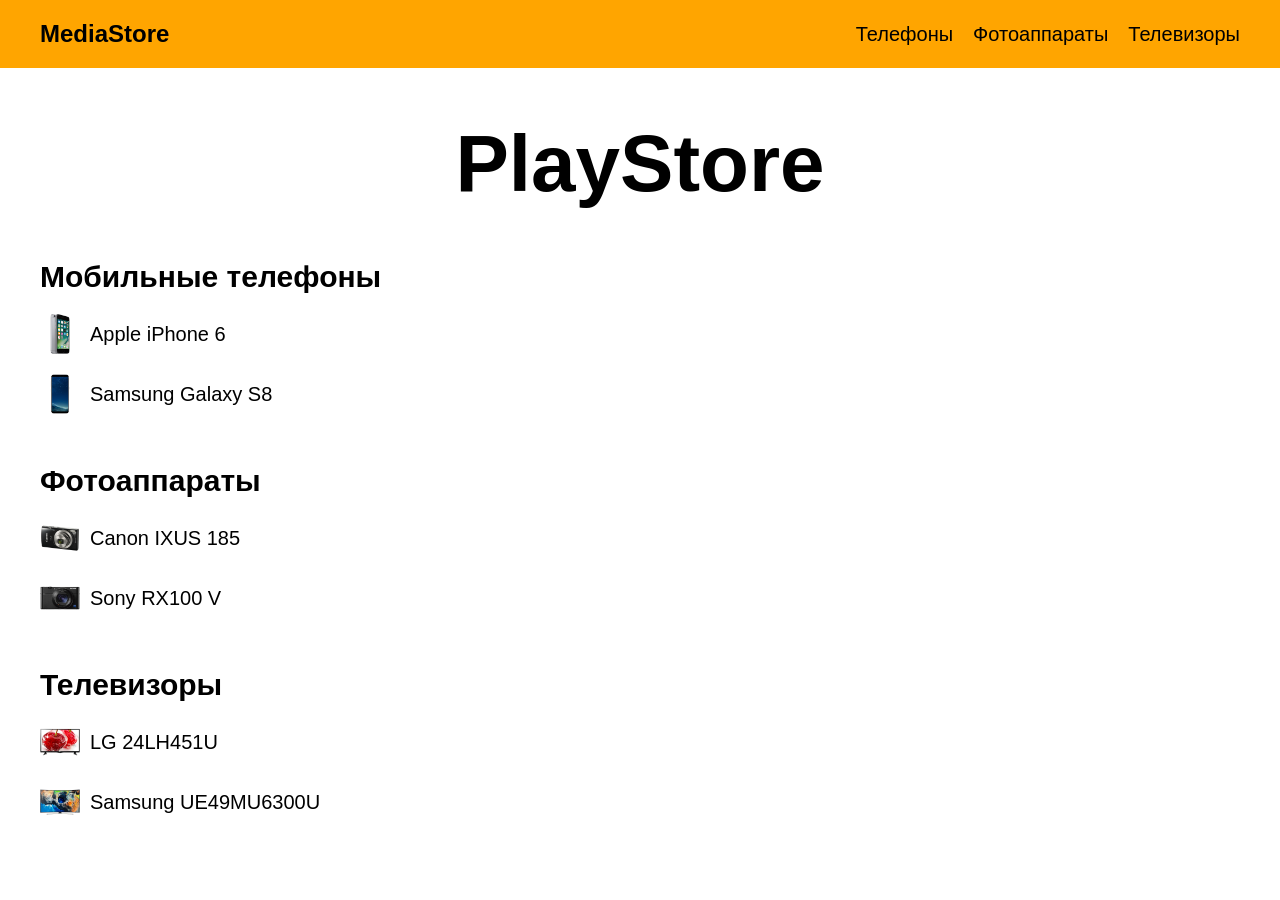
<file: kt1/index.html>
﻿<!DOCTYPE html>
<html lang="ru">
<head>
	<meta charset="utf-8">
	<title>Главная</title>
	<link rel="stylesheet" href="style.css">
</head>
<body>
	<header>
		<a href="index.html">MediaStore</a>
		<nav>
			<a href="products/mobile/index.html">Телефоны</a>
			<a href="products/photo/index.html">Фотоаппараты</a>
			<a href="products/tv/index.html">Телевизоры</a>
		</nav>
	</header>
	<main>
	<h1>PlayStore</h1>
	<div>
		<h2>Мобильные телефоны</h2>
		<p>
			<a href="products/mobile/apple/Apple_iPhone_6.html">
				<img src="images/Apple_iPhone_6.jpg" alt="Apple iPhone 6">Apple iPhone 6
			</a>
		</p>
		<p>
			<a href="products/mobile/samsung/Samsung_Galaxy_S8.html">
				<img src="images/Samsung_Galaxy_S8.jpg" alt="Samsung Galaxy S8">Samsung Galaxy S8
			</a>
		</p>
	</div>
	<div>
		<h2>Фотоаппараты</h2>
		<p>
			<a href="products/photo/canon/Canon_IXUS_185.html">
				<img src="images/Canon_IXUS_185.jpg" alt="Canon IXUS 185">Canon IXUS 185
			</a>
		</p>
		<p>
			<a href="products/photo/sony/Sony_RX100_V.html">
				<img src="images/Sony_RX100_V.jpg" alt="Sony RX100 V">Sony RX100 V
			</a>
		</p>
	</div>
	<div>
		<h2>Телевизоры</h2>
		<p>
			<a href="products/tv/lg/LG_24LH451U.html">
				<img src="images/LG_24LH451U.jpg" alt="LG 24LH451U">LG 24LH451U
			</a>
		</p>
		<p>
			<a href="products/tv/samsung/Samsung_UE49MU6300U.html">
				<img src="images/Samsung_UE49MU6300U.jpg" alt="Samsung UE49MU6300U">Samsung UE49MU6300U
			</a>
		</p>
	</div>
	</main>
</body>
</html>
</file>
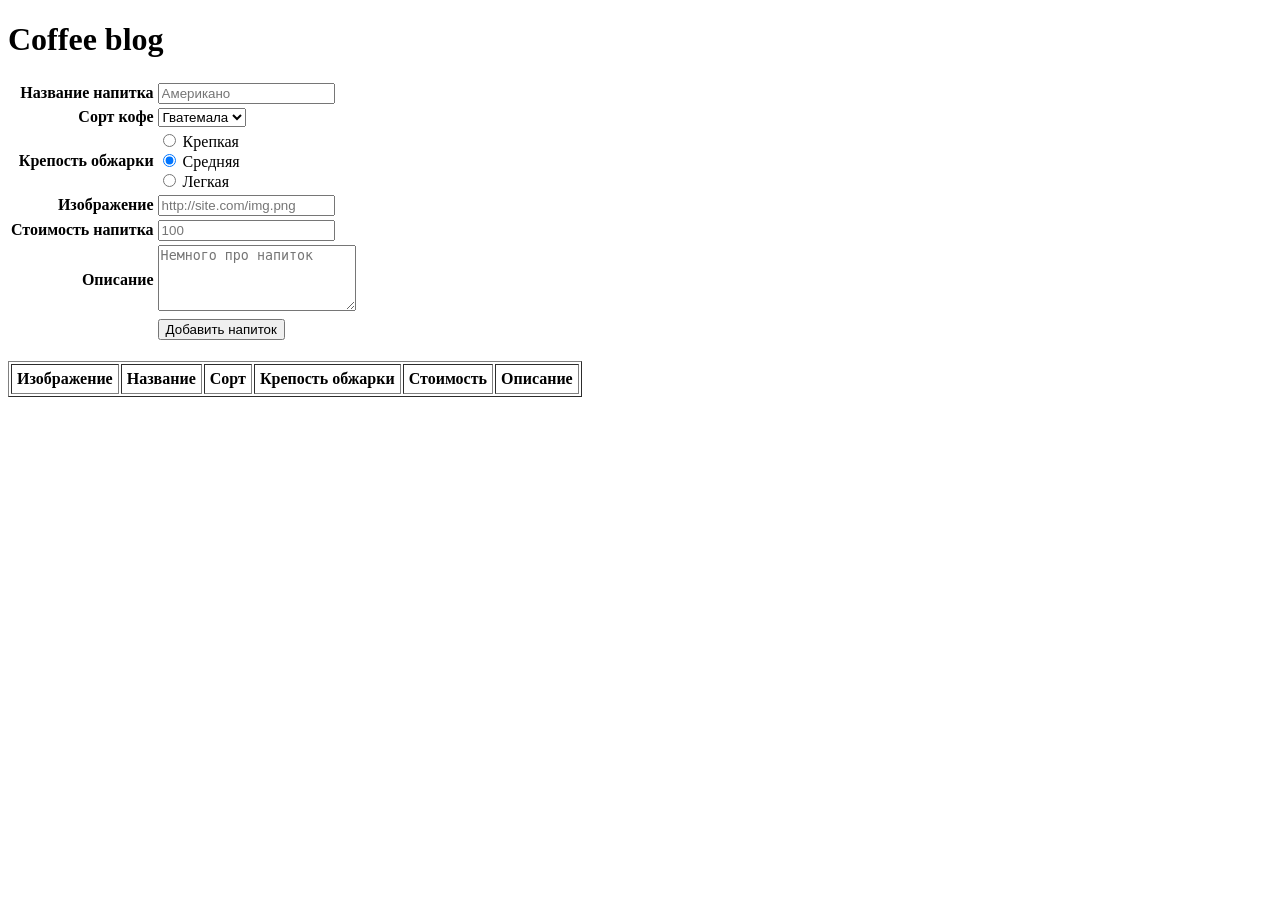
<file: kt2/index.html>
<!DOCTYPE html>
<html lang="ru">
<head>
    <meta charset="UTF-8">
    <title>Coffee blog</title>
</head>
<body>
    <form>
        <h1>Coffee blog</h1>
        <table>
            <tr>
                <th align="right"><label for="title">Название напитка</label></th>
                <td><input type="text" id="title" name="title" placeholder="Американо"></td>
            </tr>
            <tr>
                <th align="right"><label for="sort">Сорт кофе</label></th>
                <td>
                    <select id="sort" name="sort">
                        <option value="Гватемала">Гватемала</option>
                        <option value="Арабика">Арабика</option>
                        <option value="Робуста">Робуста</option>
                        <option value="Либерика">Либерика</option>
                    </select>
                </td>
            </tr>
            <tr>
                <th align="right">Крепость обжарки</th>
                <td>
                    <label>
                        <input type="radio" name="strong" value="3">
                        Крепкая
                    </label><br>
                    <label>
                        <input type="radio" name="strong" value="2" checked>
                        Средняя
                    </label><br>
                    <label>
                        <input type="radio" name="strong" value="1">
                        Легкая
                    </label>
                </td>
            </tr>
            <tr>
                <th align="right"><label for="image">Изображение</label></th>
                <td><input type="text" id="image" name="image" placeholder="http://site.com/img.png"></td>
            </tr>
            <tr>
                <th align="right"><label for="cost">Стоимость напитка</label></th>
                <td><input type="number" id="cost" name="cost" placeholder="100"></td>
            </tr>
            <tr>
                <th align="right"><label for="description">Описание</label></th>
                <td><textarea id="description" name="description" rows="4" cols="22" placeholder="Немного про напиток"></textarea></td>
            </tr>
            <tr>
                <td></td>
                <td><input type="submit" value="Добавить напиток"></td>
            </tr>
        </table>
    </form>
    <br>
    <table id="table" border="1" cellpadding="5">
        <tr>
            <th>Изображение</th>
            <th>Название</th>
            <th>Сорт</th>
            <th>Крепость обжарки</th>
            <th>Стоимость</th>
            <th>Описание</th>
        </tr>
    </table>
    <script src="script.js"></script>
</body>
</html>
</file>
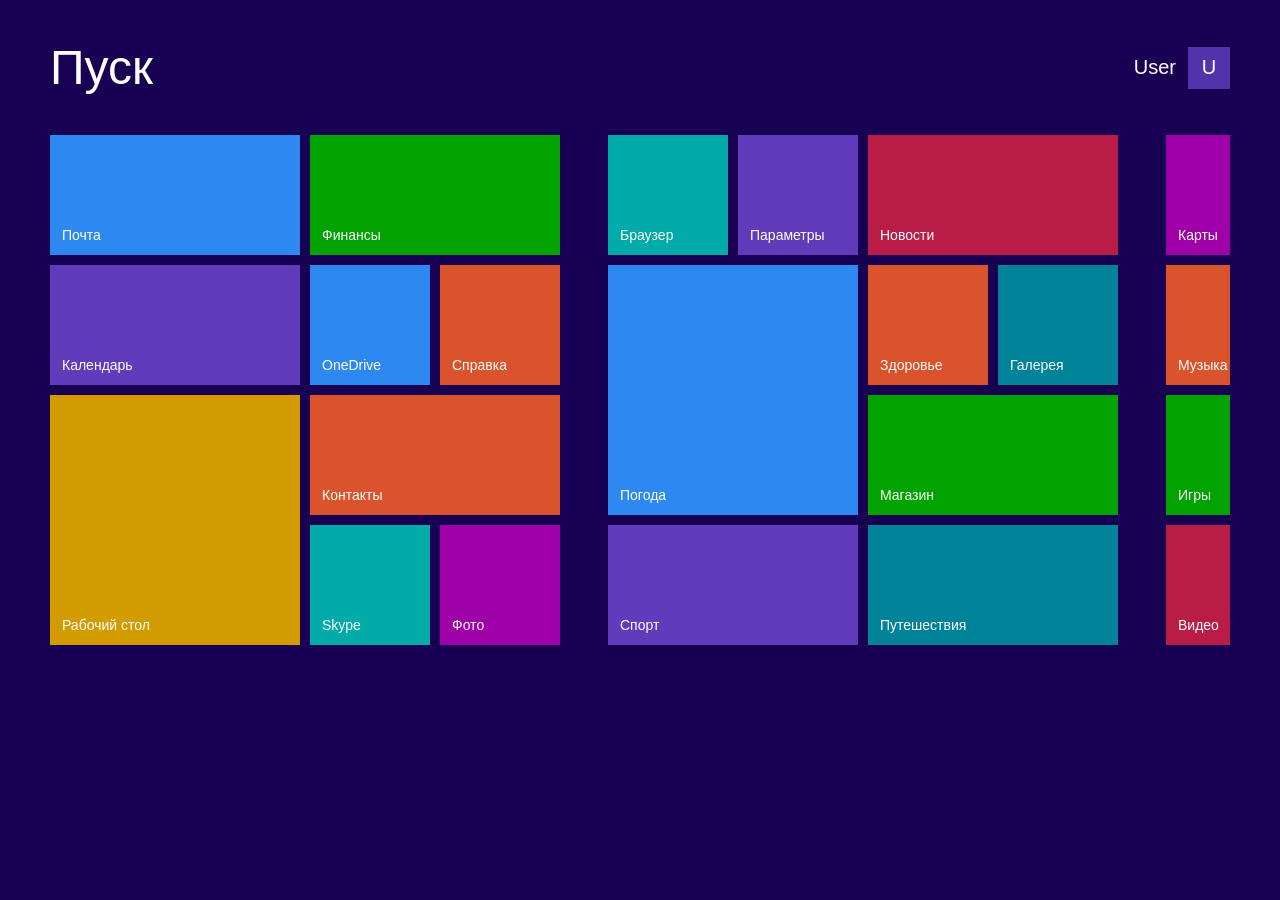
<file: kt3/index.html>
<!DOCTYPE html>
<html lang="ru">
<head>
    <meta charset="UTF-8">
    <meta name="viewport" content="width=device-width, initial-scale=1.0">
    <title>Windows 8</title>
    <link rel="stylesheet" href="style.css">
</head>
<body>
    <header class="header">
        <h1>Пуск</h1>
        <div class="user">
            <span>User</span>
            <div class="avatar">U</div>
        </div>
    </header>

    <main class="panel">
        <section class="group">
            <div class="column">
                <div class="tile wide blue">Почта</div>
                <div class="tile wide purple">Календарь</div>
                <div class="tile big yellow">Рабочий стол</div>
            </div>
            <div class="column">
                <div class="tile wide green">Финансы</div>
                <div class="row">
                    <div class="tile small blue">OneDrive</div>
                    <div class="tile small orange">Справка</div>
                </div>
                <div class="tile wide orange">Контакты</div>
                <div class="row">
                    <div class="tile small sky">Skype</div>
                    <div class="tile small magenta">Фото</div>
                </div>
            </div>
        </section>

        <section class="group">
            <div class="column">
                <div class="row">
                    <div class="tile small sky">Браузер</div>
                    <div class="tile small purple">Параметры</div>
                </div>
                <div class="tile big blue">Погода</div>
                <div class="tile wide purple">Спорт</div>
            </div>
            <div class="column">
                <div class="tile wide red">Новости</div>
                <div class="row">
                    <div class="tile small orange">Здоровье</div>
                    <div class="tile small teal">Галерея</div>
                </div>
                <div class="tile wide green">Магазин</div>
                <div class="tile wide teal">Путешествия</div>
            </div>
        </section>

        <section class="group">
            <div class="column">
                <div class="row">
                    <div class="tile small magenta">Карты</div>
                    <div class="tile small red">Книги</div>
                </div>
                <div class="tile wide orange">Музыка</div>
                <div class="row">
                    <div class="tile small green">Игры</div>
                    <div class="tile small magenta">Камера</div>
                </div>
                <div class="tile wide red">Видео</div>
            </div>
            <div class="column">
                <div class="tile big teal">Заметки</div>
                <div class="tile wide blue">Документы</div>
                <div class="row">
                    <div class="tile small purple">Часы</div>
                    <div class="tile small green">Калькулятор</div>
                </div>
            </div>
        </section>

        <section class="group">
            <div class="column">
                <div class="tile wide sky">Сообщения</div>
                <div class="row">
                    <div class="tile small orange">Файлы</div>
                    <div class="tile small blue">Поиск</div>
                </div>
                <div class="tile wide green">Загрузки</div>
                <div class="tile wide purple">Радио</div>
            </div>
        </section>
    </main>
</body>
</html>
</file>
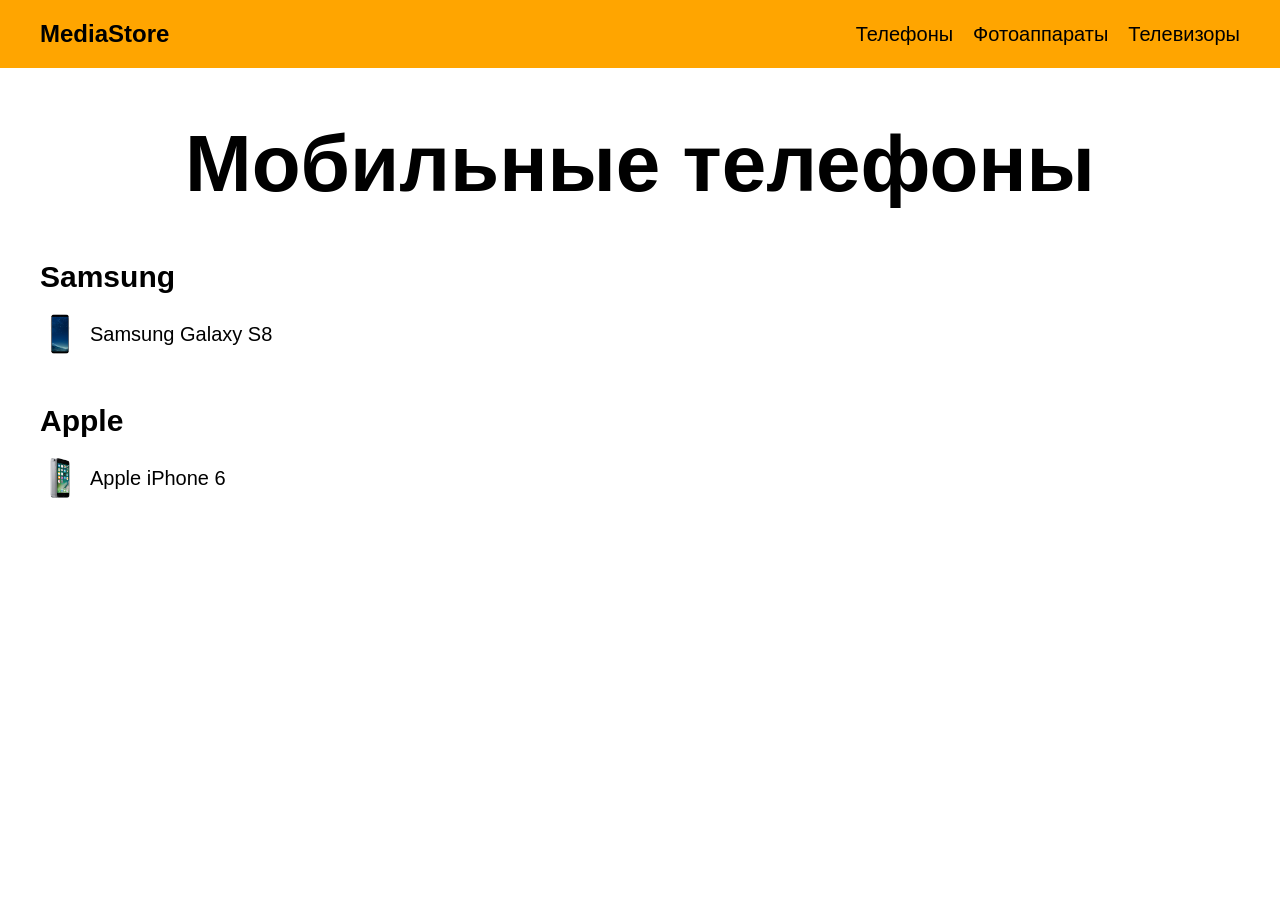
<file: kt1/products/mobile/index.html>
<!DOCTYPE html>
<html lang="ru">
<head>
	<meta charset="utf-8">
	<title>Мобильные телефоны</title>
	<link rel="stylesheet" href="../../style.css">
</head>
<body>
	<header>
		<a href="../../index.html">MediaStore</a>
		<nav>
			<a href="index.html">Телефоны</a>
			<a href="../photo/index.html">Фотоаппараты</a>
			<a href="../tv/index.html">Телевизоры</a>
		</nav>
	</header>
	<main>
        <h1>Мобильные телефоны</h1>
        <div>
            <h2>Samsung</h2>
            <p>
                <a href="samsung/Samsung_Galaxy_S8.html">
                    <img src="../../images/Samsung_Galaxy_S8.jpg" alt="Samsung Galaxy S8">Samsung Galaxy S8
                </a>
            </p>
        </div>
        <div>
            <h2>Apple</h2>
            <p>
                <a href="apple/Apple_iPhone_6.html">
                    <img src="../../images/Apple_iPhone_6.jpg" alt="Apple iPhone 6">Apple iPhone 6
                </a>
            </p>
        </div>
	</main>
</body>
</html>
</file>
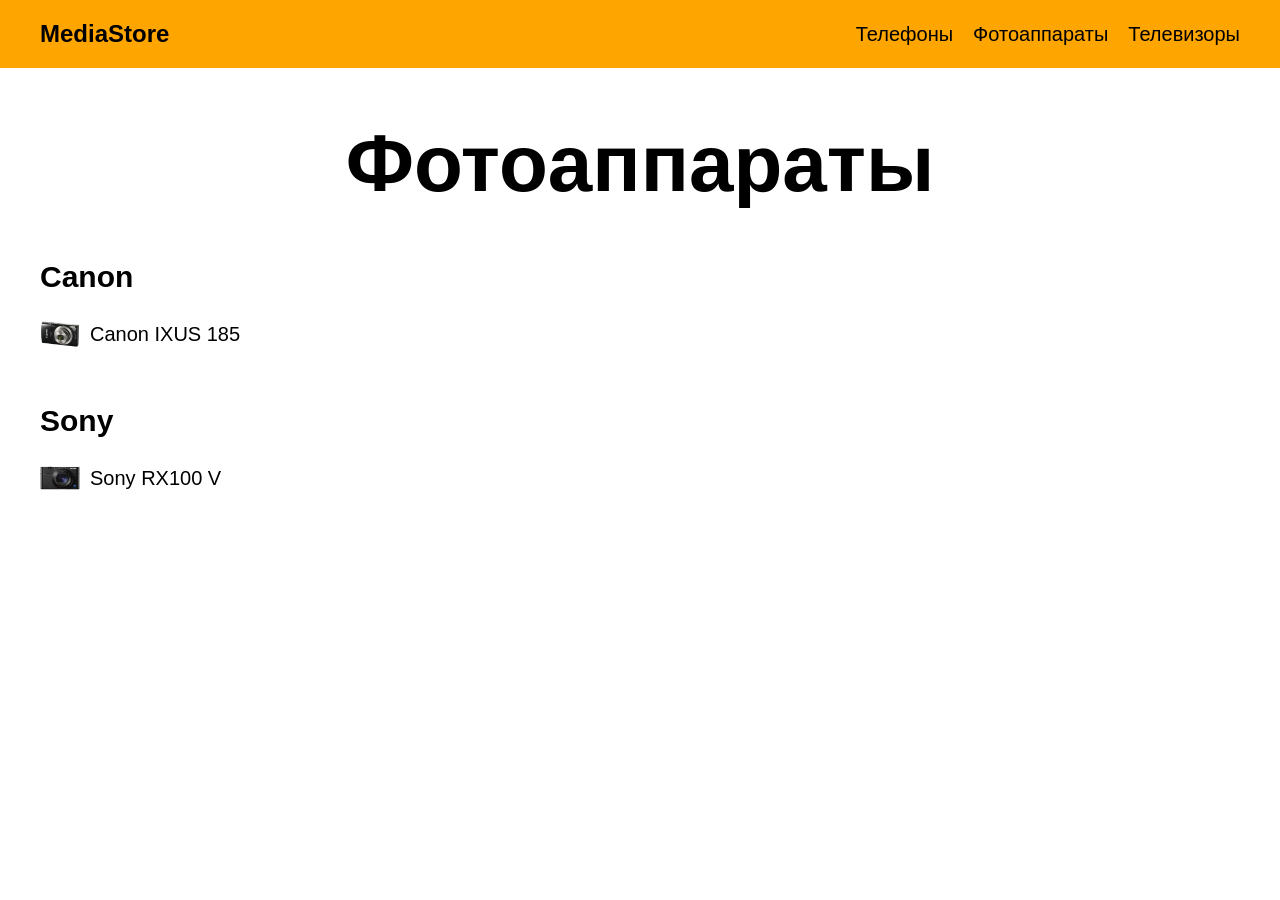
<file: kt1/products/photo/index.html>
<!DOCTYPE html>
<html lang="ru">
<head>
	<meta charset="utf-8">
	<title>Фотоаппараты</title>
	<link rel="stylesheet" href="../../style.css">
</head>
<body>
	<header>
		<a href="../../index.html">MediaStore</a>
		<nav>
			<a href="../mobile/index.html">Телефоны</a>
			<a href="index.html">Фотоаппараты</a>
			<a href="../tv/index.html">Телевизоры</a>
		</nav>
	</header>
	<main>
        <h1>Фотоаппараты</h1>
        <div>
            <h2>Canon</h2>
            <p>
                <a href="canon/Canon_IXUS_185.html">
                    <img src="../../images/Canon_IXUS_185.jpg" alt="Canon IXUS 185">Canon IXUS 185
                </a>
            </p>
        </div>
        <div>
            <h2>Sony</h2>
            <p>
                <a href="sony/Sony_RX100_V.html">
                    <img src="../../images/Sony_RX100_V.jpg" alt="Sony RX100 V">Sony RX100 V
                </a>
            </p>
        </div>
	</main>
</body>
</html>
</file>
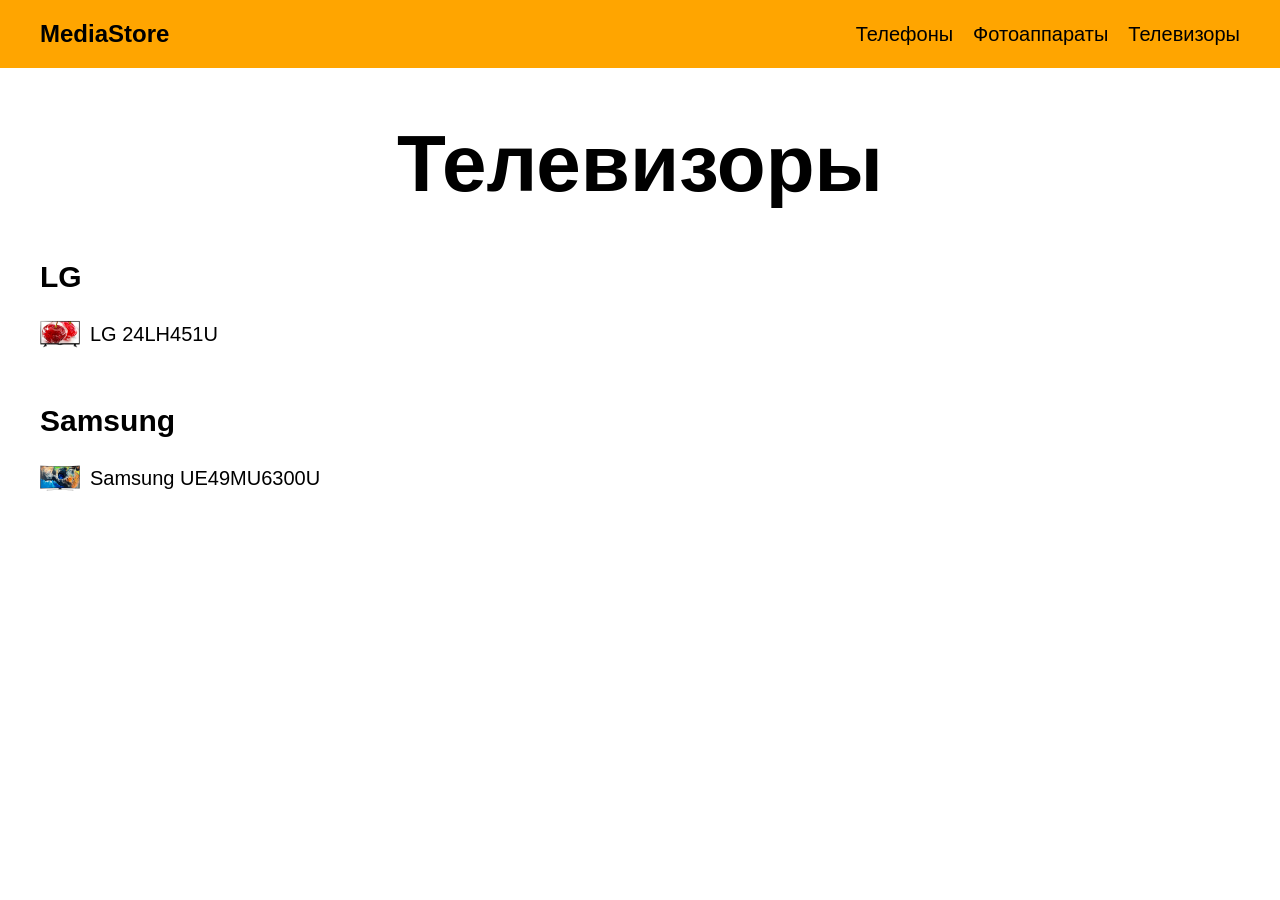
<file: kt1/products/tv/index.html>
<!DOCTYPE html>
<html lang="ru">
<head>
	<meta charset="utf-8">
	<title>Телевизоры</title>
	<link rel="stylesheet" href="../../style.css">
</head>
<body>
	<header>
		<a href="../../index.html">MediaStore</a>
		<nav>
			<a href="../mobile/index.html">Телефоны</a>
			<a href="../photo/index.html">Фотоаппараты</a>
			<a href="index.html">Телевизоры</a>
		</nav>
	</header>
	<main>
        <h1>Телевизоры</h1>
        <div>
            <h2>LG</h2>
            <p>
                <a href="lg/LG_24LH451U.html">
                    <img src="../../images/LG_24LH451U.jpg" alt="LG 24LH451U">LG 24LH451U
                </a>
            </p>
        </div>
        <div>
            <h2>Samsung</h2>
            <p>
                <a href="samsung/Samsung_UE49MU6300U.html">
                    <img src="../../images/Samsung_UE49MU6300U.jpg" alt="Samsung UE49MU6300U">Samsung UE49MU6300U
                </a>
            </p>
        </div>
	</main>
</body>
</html>
</file>
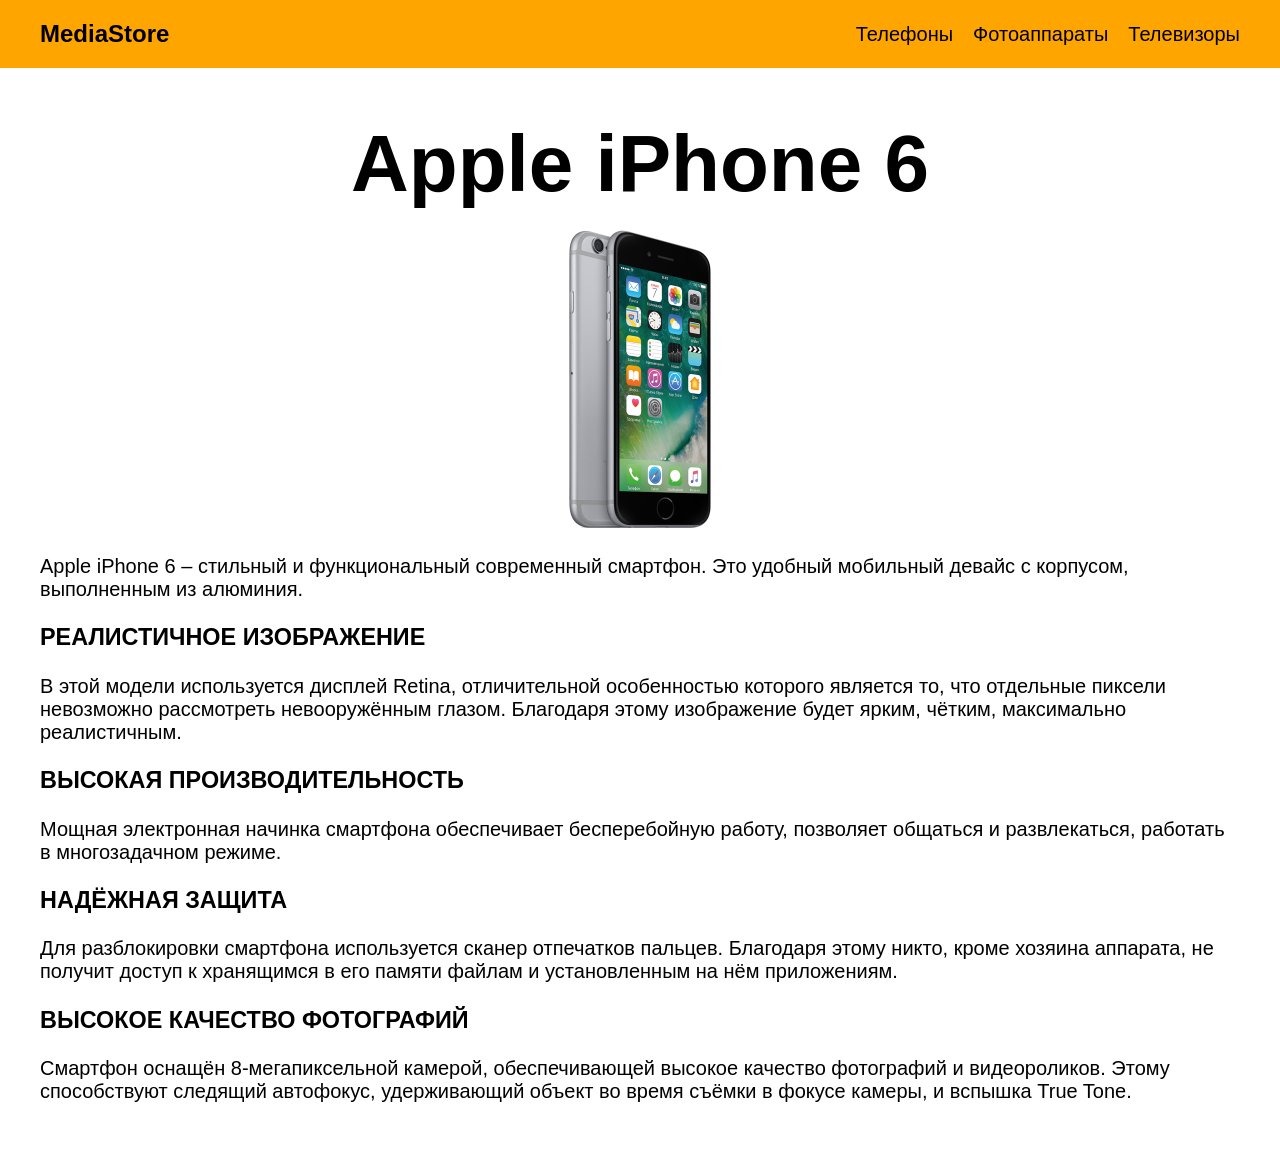
<file: kt1/products/mobile/apple/Apple_iPhone_6.html>
﻿<!DOCTYPE html>
<html lang="ru">
<head>
	<meta charset="utf-8">
	<title>Apple iPhone 6</title>
	<link rel="stylesheet" href="../../../style.css">
</head>
<body>
	<header>
		<a href="../../../index.html">MediaStore</a>
		<nav>
			<a href="../index.html">Телефоны</a>
			<a href="../../photo/index.html">Фотоаппараты</a>
			<a href="../../tv/index.html">Телевизоры</a>
		</nav>
	</header>
	<main>
	<h1>Apple iPhone 6</h1>
	<figure>
		<img src="../../../images/Apple_iPhone_6.jpg" alt="Apple iPhone 6">
	</figure>
	<p>Apple iPhone 6 – стильный и функциональный современный смартфон. Это удобный мобильный девайс с корпусом, выполненным из алюминия.</p>
	<h3>РЕАЛИСТИЧНОЕ ИЗОБРАЖЕНИЕ</h3>
	<p>В этой модели используется дисплей Retina, отличительной особенностью которого является то, что отдельные пиксели невозможно рассмотреть невооружённым глазом. Благодаря этому изображение будет ярким, чётким, максимально реалистичным.</p>
	<h3>ВЫСОКАЯ ПРОИЗВОДИТЕЛЬНОСТЬ</h3>
	<p>Мощная электронная начинка смартфона обеспечивает бесперебойную работу, позволяет общаться и развлекаться, работать в многозадачном режиме.</p>
	<h3>НАДЁЖНАЯ ЗАЩИТА</h3>
	<p>Для разблокировки смартфона используется сканер отпечатков пальцев. Благодаря этому никто, кроме хозяина аппарата, не получит доступ к хранящимся в его памяти файлам и установленным на нём приложениям.</p>
	<h3>ВЫСОКОЕ КАЧЕСТВО ФОТОГРАФИЙ</h3>
	<p>Смартфон оснащён 8-мегапиксельной камерой, обеспечивающей высокое качество фотографий и видеороликов. Этому способствуют следящий автофокус, удерживающий объект во время съёмки в фокусе камеры, и вспышка True Tone.</p>
</main>
</body>
</html>
</file>
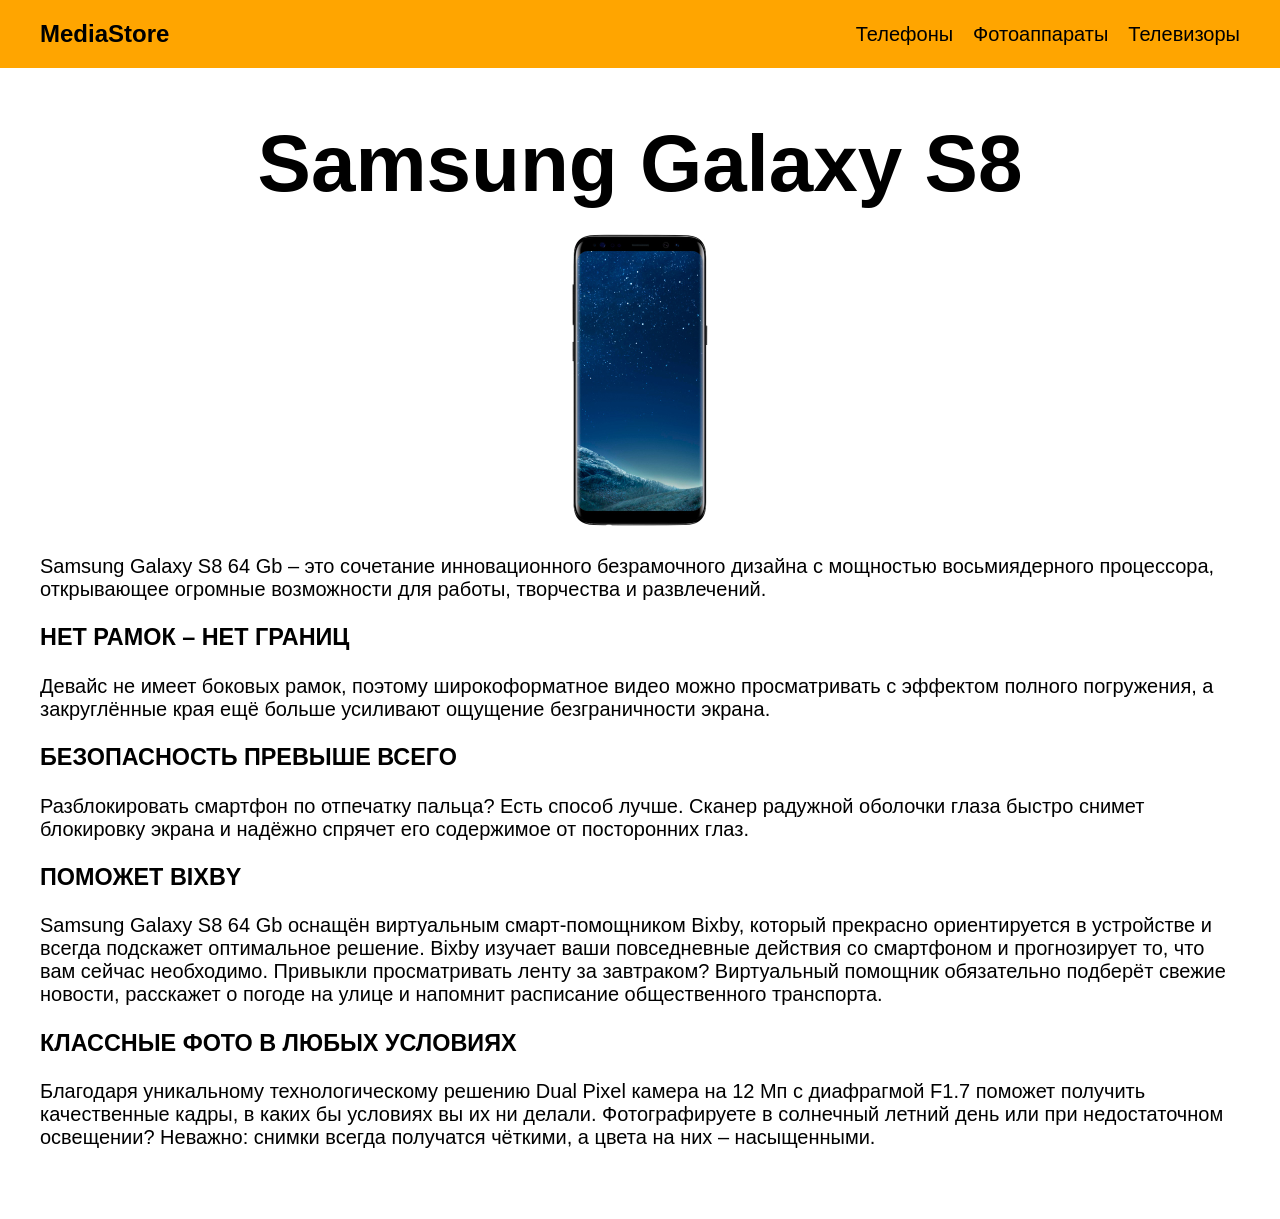
<file: kt1/products/mobile/samsung/Samsung_Galaxy_S8.html>
﻿<!DOCTYPE html>
<html lang="ru">
<head>
	<meta charset="utf-8">
	<title>Samsung Galaxy S8</title>
	<link rel="stylesheet" href="../../../style.css">
</head>
<body>
	<header>
		<a href="../../../index.html">MediaStore</a>
		<nav>
			<a href="../index.html">Телефоны</a>
			<a href="../../photo/index.html">Фотоаппараты</a>
			<a href="../../tv/index.html">Телевизоры</a>
		</nav>
	</header>
	<main>
	<h1>Samsung Galaxy S8</h1>
	<figure>
		<img src="../../../images/Samsung_Galaxy_S8.jpg" alt="Samsung Galaxy S8">
	</figure>
	<p>Samsung Galaxy S8 64 Gb – это сочетание инновационного безрамочного дизайна с мощностью восьмиядерного процессора, открывающее огромные возможности для работы, творчества и развлечений.</p>
	<h3>НЕТ РАМОК – НЕТ ГРАНИЦ</h3>
	<p>Девайс не имеет боковых рамок, поэтому широкоформатное видео можно просматривать с эффектом полного погружения, а закруглённые края ещё больше усиливают ощущение безграничности экрана.</p>
	<h3>БЕЗОПАСНОСТЬ ПРЕВЫШЕ ВСЕГО</h3>
	<p>Разблокировать смартфон по отпечатку пальца? Есть способ лучше. Сканер радужной оболочки глаза быстро снимет блокировку экрана и надёжно спрячет его содержимое от посторонних глаз.</p>
	<h3>ПОМОЖЕТ BIXBY</h3>
	<p>Samsung Galaxy S8 64 Gb оснащён виртуальным смарт-помощником Bixby, который прекрасно ориентируется в устройстве и всегда подскажет оптимальное решение. Bixby изучает ваши повседневные действия со смартфоном и прогнозирует то, что вам сейчас необходимо. Привыкли просматривать ленту за завтраком? Виртуальный помощник обязательно подберёт свежие новости, расскажет о погоде на улице и напомнит расписание общественного транспорта.</p>
	<h3>КЛАССНЫЕ ФОТО В ЛЮБЫХ УСЛОВИЯХ</h3>
	<p>Благодаря уникальному технологическому решению Dual Pixel камера на 12 Мп с диафрагмой F1.7 поможет получить качественные кадры, в каких бы условиях вы их ни делали. Фотографируете в солнечный летний день или при недостаточном освещении? Неважно: снимки всегда получатся чёткими, а цвета на них – насыщенными.</p>
	</main>
</body>
</html>
</file>
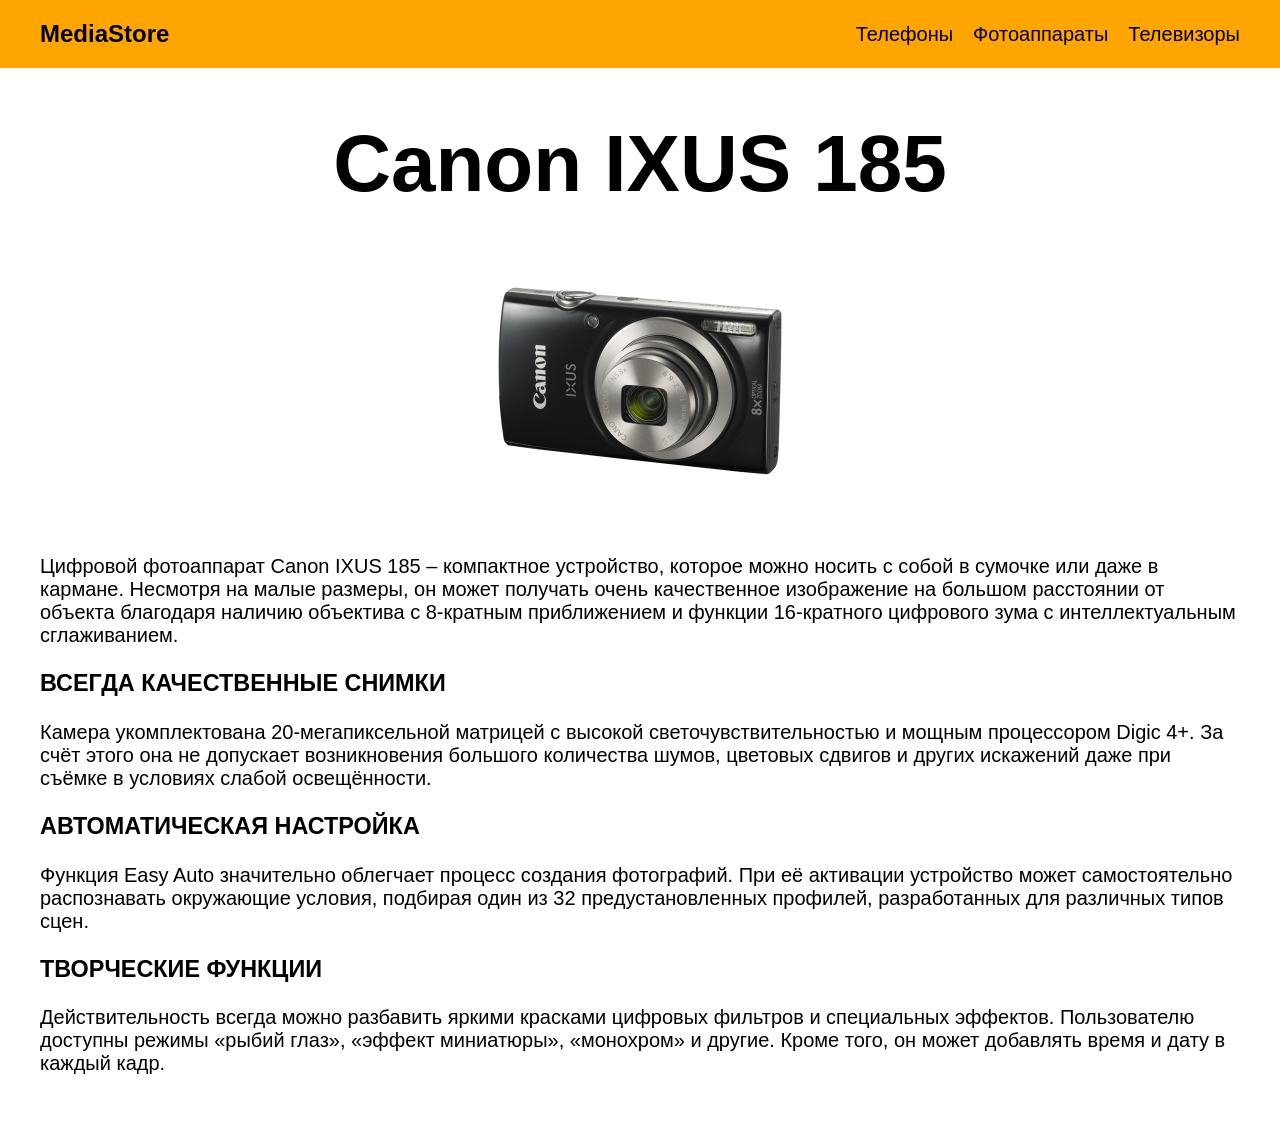
<file: kt1/products/photo/canon/Canon_IXUS_185.html>
﻿<!DOCTYPE html>
<html lang="ru">
<head>
	<meta charset="utf-8">
	<title>Canon IXUS 185</title>
	<link rel="stylesheet" href="../../../style.css">
</head>
<body>
	<header>
		<a href="../../../index.html">MediaStore</a>
		<nav>
			<a href="../../mobile/index.html">Телефоны</a>
			<a href="../index.html">Фотоаппараты</a>
			<a href="../../tv/index.html">Телевизоры</a>
		</nav>
	</header>
	<main>
	<h1>Canon IXUS 185</h1>
	<figure>
		<img src="../../../images/Canon_IXUS_185.jpg" alt="Canon IXUS 185">
	</figure>
	<p>Цифровой фотоаппарат Canon IXUS 185 – компактное устройство, которое можно носить с собой в сумочке или даже в кармане. Несмотря на малые размеры, он может получать очень качественное изображение на большом расстоянии от объекта благодаря наличию объектива с 8-кратным приближением и функции 16-кратного цифрового зума с интеллектуальным сглаживанием.</p>
	<h3>ВСЕГДА КАЧЕСТВЕННЫЕ СНИМКИ</h3>
	<p>Камера укомплектована 20-мегапиксельной матрицей с высокой светочувствительностью и мощным процессором Digic 4+. За счёт этого она не допускает возникновения большого количества шумов, цветовых сдвигов и других искажений даже при съёмке в условиях слабой освещённости.</p>
	<h3>АВТОМАТИЧЕСКАЯ НАСТРОЙКА</h3>
	<p>Функция Easy Auto значительно облегчает процесс создания фотографий. При её активации устройство может самостоятельно распознавать окружающие условия, подбирая один из 32 предустановленных профилей, разработанных для различных типов сцен.</p>
	<h3>ТВОРЧЕСКИЕ ФУНКЦИИ</h3>
	<p>Действительность всегда можно разбавить яркими красками цифровых фильтров и специальных эффектов. Пользователю доступны режимы «рыбий глаз», «эффект миниатюры», «монохром» и другие. Кроме того, он может добавлять время и дату в каждый кадр.</p>
	</main>
</body>
</html>
</file>
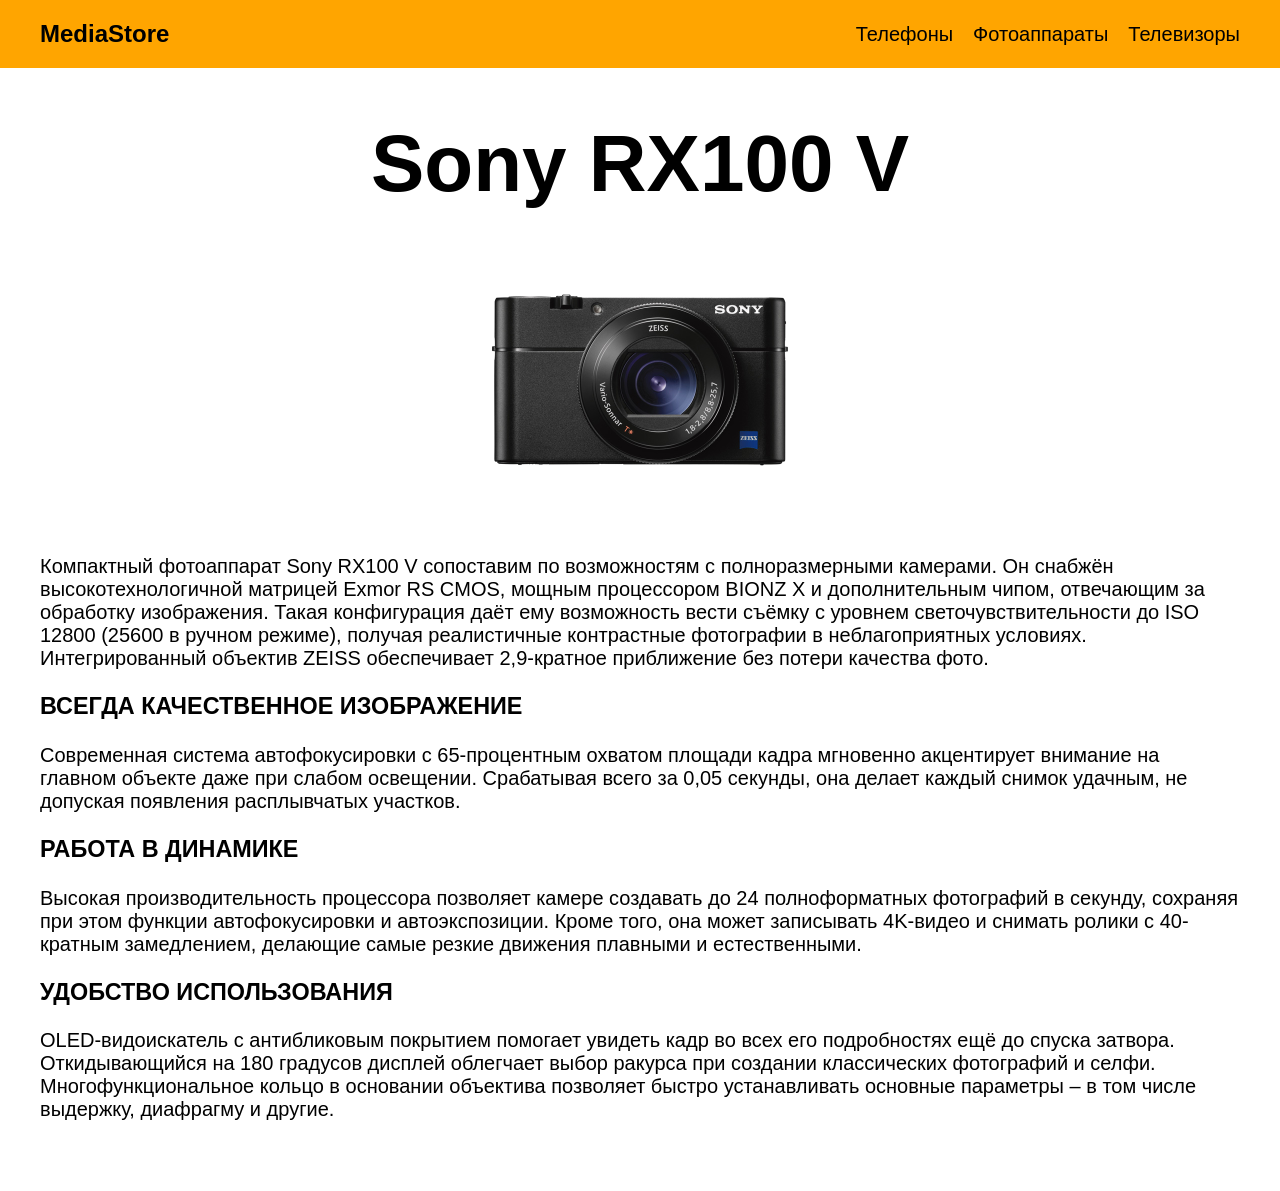
<file: kt1/products/photo/sony/Sony_RX100_V.html>
﻿<!DOCTYPE html>
<html lang="ru">
<head>
	<meta charset="utf-8">
	<title>Sony RX100 V</title>
	<link rel="stylesheet" href="../../../style.css">
</head>
<body>
	<header>
		<a href="../../../index.html">MediaStore</a>
		<nav>
			<a href="../../mobile/index.html">Телефоны</a>
			<a href="../index.html">Фотоаппараты</a>
			<a href="../../tv/index.html">Телевизоры</a>
		</nav>
	</header>
	<main>
	<h1>Sony RX100 V</h1>
	<figure>
		<img src="../../../images/Sony_RX100_V.jpg" alt="Sony RX100 V">
	</figure>
	<p>Компактный фотоаппарат Sony RX100 V сопоставим по возможностям с полноразмерными камерами. Он снабжён высокотехнологичной матрицей Exmor RS CMOS, мощным процессором BIONZ X и дополнительным чипом, отвечающим за обработку изображения. Такая конфигурация даёт ему возможность вести съёмку с уровнем светочувствительности до ISO 12800 (25600 в ручном режиме), получая реалистичные контрастные фотографии в неблагоприятных условиях. Интегрированный объектив ZEISS обеспечивает 2,9-кратное приближение без потери качества фото.</p> 
	<h3>ВСЕГДА КАЧЕСТВЕННОЕ ИЗОБРАЖЕНИЕ</h3>
	<p>Современная система автофокусировки с 65-процентным охватом площади кадра мгновенно акцентирует внимание на главном объекте даже при слабом освещении. Срабатывая всего за 0,05 секунды, она делает каждый снимок удачным, не допуская появления расплывчатых участков.</p>
	<h3>РАБОТА В ДИНАМИКЕ</h3>
	<p>Высокая производительность процессора позволяет камере создавать до 24 полноформатных фотографий в секунду, сохраняя при этом функции автофокусировки и автоэкспозиции. Кроме того, она может записывать 4K-видео и снимать ролики с 40-кратным замедлением, делающие самые резкие движения плавными и естественными.</p>
	<h3>УДОБСТВО ИСПОЛЬЗОВАНИЯ</h3>
	<p>OLED-видоискатель с антибликовым покрытием помогает увидеть кадр во всех его подробностях ещё до спуска затвора. Откидывающийся на 180 градусов дисплей облегчает выбор ракурса при создании классических фотографий и селфи. Многофункциональное кольцо в основании объектива позволяет быстро устанавливать основные параметры – в том числе выдержку, диафрагму и другие.</p>
	</main>
</body>
</html>
</file>
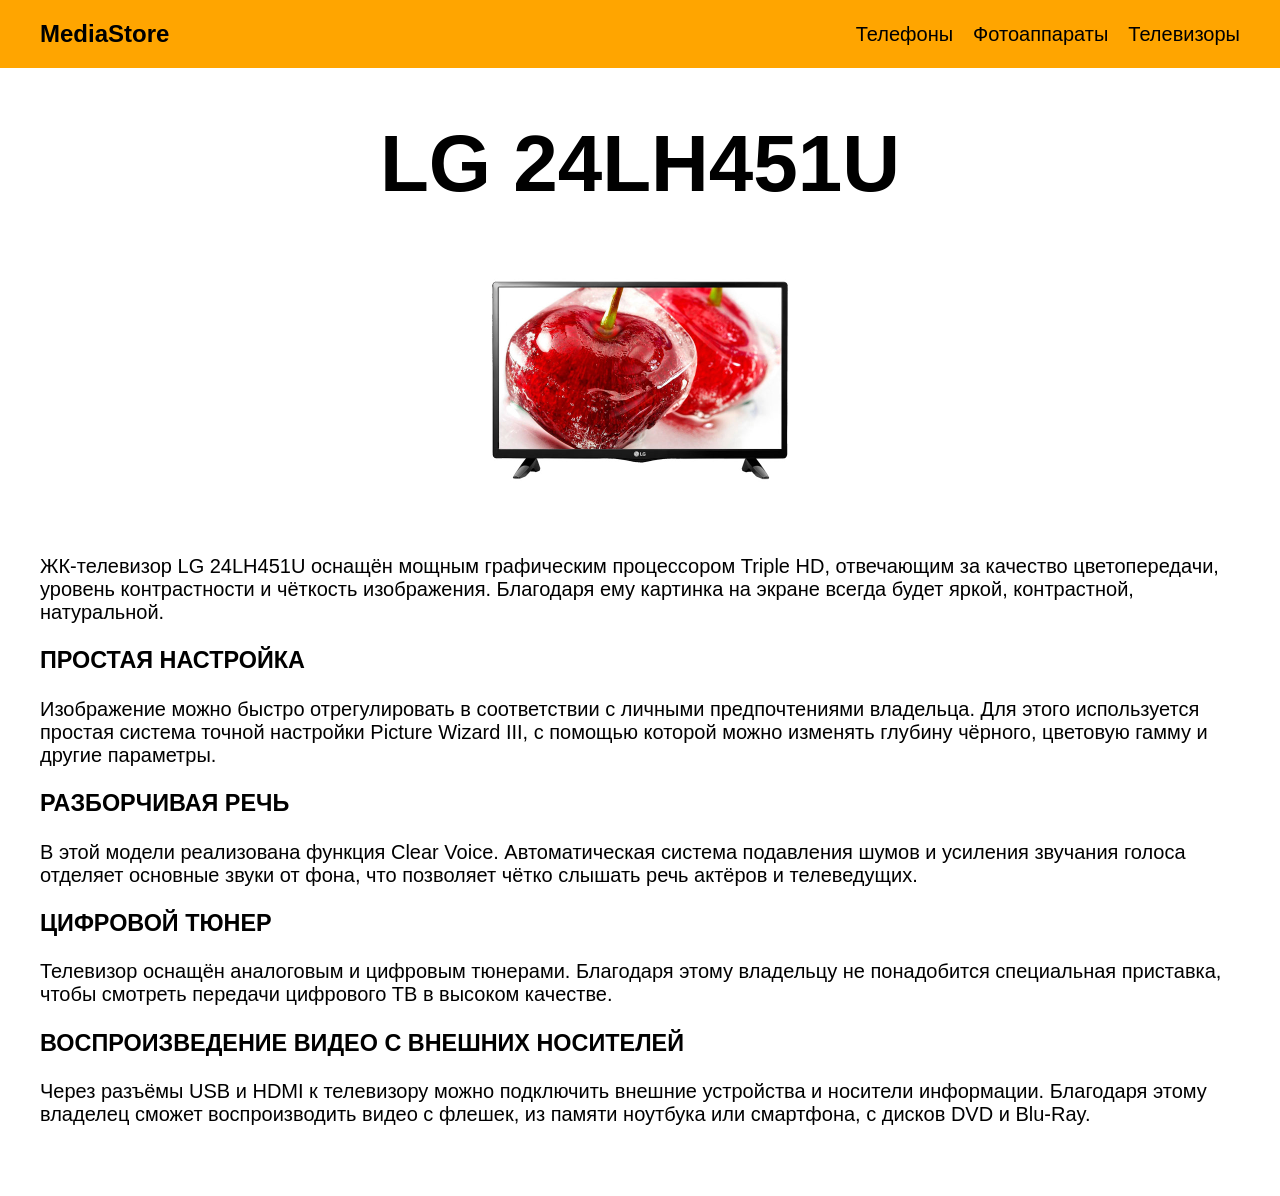
<file: kt1/products/tv/lg/LG_24LH451U.html>
﻿<!DOCTYPE html>
<html lang="ru">
<head>
	<meta charset="utf-8">
	<title>LG 24LH451U</title>
	<link rel="stylesheet" href="../../../style.css">
</head>
<body>
	<header>
		<a href="../../../index.html">MediaStore</a>
		<nav>
			<a href="../../mobile/index.html">Телефоны</a>
			<a href="../../photo/index.html">Фотоаппараты</a>
			<a href="../index.html">Телевизоры</a>
		</nav>
	</header>
	<main>
	<h1>LG 24LH451U</h1>
	<figure>
		<img src="../../../images/LG_24LH451U.jpg" alt="LG 24LH451U">
	</figure>
	<p>
		ЖК-телевизор LG 24LH451U оснащён мощным графическим процессором Triple HD, отвечающим за качество цветопередачи, уровень контрастности и чёткость изображения. Благодаря ему картинка на экране всегда будет яркой, контрастной, натуральной.
	</p>
	<h3>ПРОСТАЯ НАСТРОЙКА</h3>
	<p>Изображение можно быстро отрегулировать в соответствии с личными предпочтениями владельца. Для этого используется простая система точной настройки Picture Wizard III, с помощью которой можно изменять глубину чёрного, цветовую гамму и другие параметры.</p>
	<h3>РАЗБОРЧИВАЯ РЕЧЬ</h3>
	<p>В этой модели реализована функция Clear Voice. Автоматическая система подавления шумов и усиления звучания голоса отделяет основные звуки от фона, что позволяет чётко слышать речь актёров и телеведущих.</p>
	<h3>ЦИФРОВОЙ ТЮНЕР</h3>
	<p>Телевизор оснащён аналоговым и цифровым тюнерами. Благодаря этому владельцу не понадобится специальная приставка, чтобы смотреть передачи цифрового ТВ в высоком качестве.</p>
	<h3>ВОСПРОИЗВЕДЕНИЕ ВИДЕО С ВНЕШНИХ НОСИТЕЛЕЙ</h3>
	<p>Через разъёмы USB и HDMI к телевизору можно подключить внешние устройства и носители информации. Благодаря этому владелец сможет воспроизводить видео с флешек, из памяти ноутбука или смартфона, с дисков DVD и Blu-Ray.</p>
	</main>
</body>
</html>
</file>
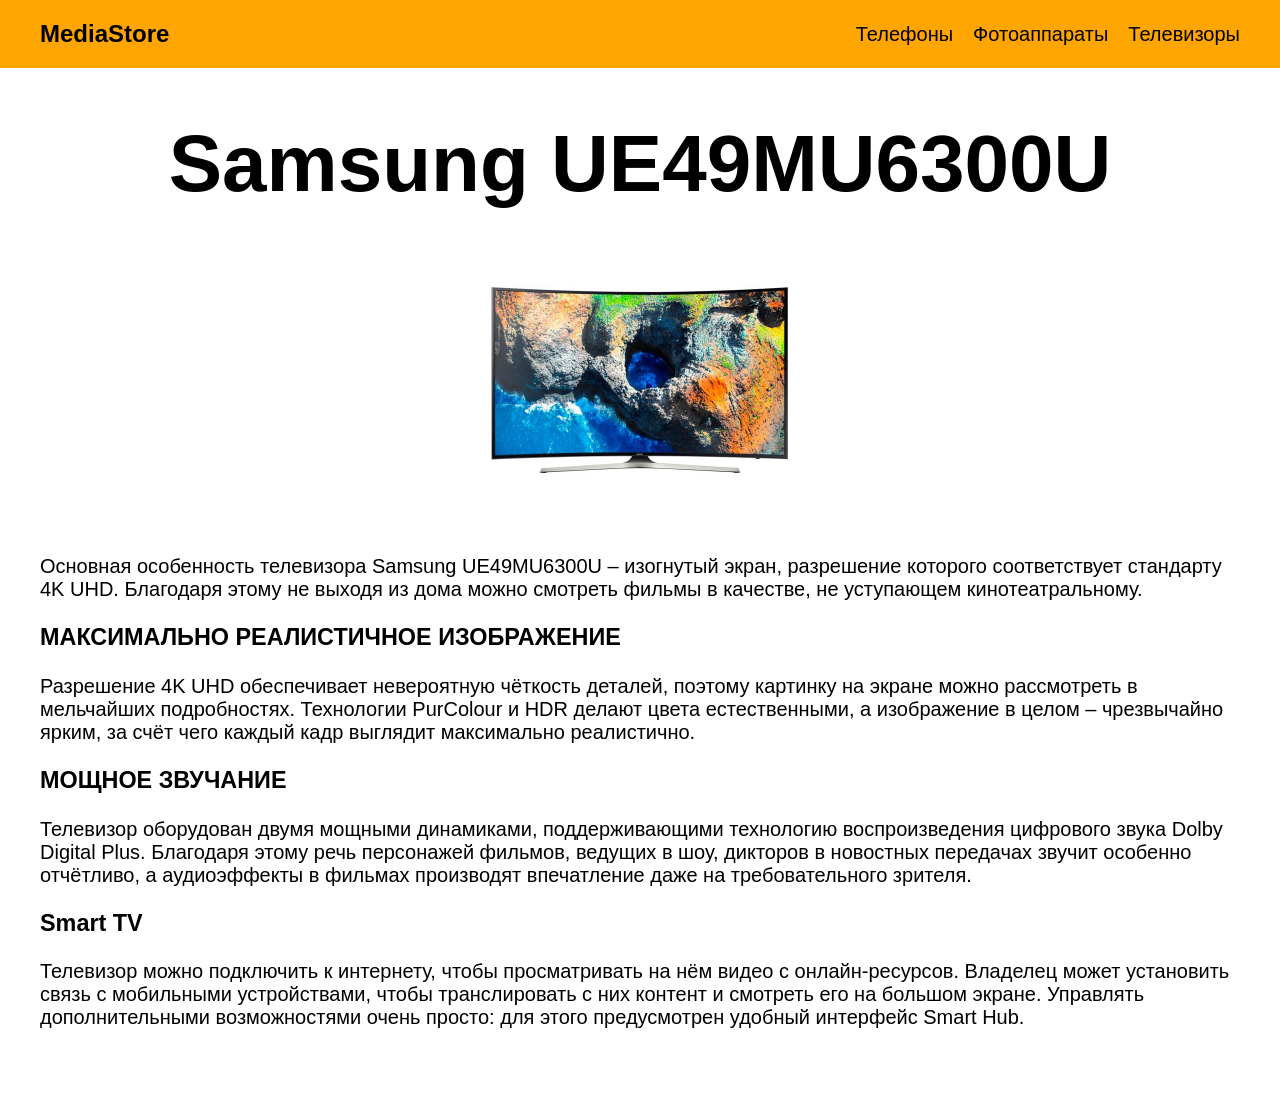
<file: kt1/products/tv/samsung/Samsung_UE49MU6300U.html>
﻿<!DOCTYPE html>
<html lang="ru">
<head>
	<meta charset="utf-8">
	<title>Samsung UE49MU6300U</title>
	<link rel="stylesheet" href="../../../style.css">
</head>
<body>
	<header>
		<a href="../../../index.html">MediaStore</a>
		<nav>
			<a href="../../mobile/index.html">Телефоны</a>
			<a href="../../photo/index.html">Фотоаппараты</a>
			<a href="../index.html">Телевизоры</a>
		</nav>
	</header>
	<main>
	<h1>Samsung UE49MU6300U</h1>
	<figure>
		<img src="../../../images/Samsung_UE49MU6300U.jpg" alt="Samsung UE49MU6300U">
	</figure>
	<p>Основная особенность телевизора Samsung UE49MU6300U – изогнутый экран, разрешение которого соответствует стандарту 4K UHD. Благодаря этому не выходя из дома можно смотреть фильмы в качестве, не уступающем кинотеатральному.</p>
	<h3>МАКСИМАЛЬНО РЕАЛИСТИЧНОЕ ИЗОБРАЖЕНИЕ</h3>
	<p>Разрешение 4K UHD обеспечивает невероятную чёткость деталей, поэтому картинку на экране можно рассмотреть в мельчайших подробностях. Технологии PurColour и HDR делают цвета естественными, а изображение в целом – чрезвычайно ярким, за счёт чего каждый кадр выглядит максимально реалистично.</p>
	<h3>МОЩНОЕ ЗВУЧАНИЕ</h3>
	<p>Телевизор оборудован двумя мощными динамиками, поддерживающими технологию воспроизведения цифрового звука Dolby Digital Plus. Благодаря этому речь персонажей фильмов, ведущих в шоу, дикторов в новостных передачах звучит особенно отчётливо, а аудиоэффекты в фильмах производят впечатление даже на требовательного зрителя.</p>
	<h3>Smart TV</h3>
	<p>Телевизор можно подключить к интернету, чтобы просматривать на нём видео с онлайн-ресурсов. Владелец может установить связь с мобильными устройствами, чтобы транслировать с них контент и смотреть его на большом экране. Управлять дополнительными возможностями очень просто: для этого предусмотрен удобный интерфейс Smart Hub.</p>
	</main>
</body>
</html>
</file>
<file: kt1/style.css>
body {
    margin: 0;
    font-family: sans-serif;
    font-size: 20px;
}
a {
    color: inherit;
    text-decoration: none;
}
header {
    padding: 20px calc(50% - 600px);
    background-color: orange;
    display: flex;
    justify-content: space-between;
    align-items: center;
}
header>a {
    font-size: 1.2em;
    font-weight: 600;
}
header a:hover {
    color: yellow;
}
header>a:hover {
    color: #000;
}
nav {
    display: flex;
    gap: 20px;
}
main {
    padding: 50px calc(50% - 600px);
}
h1 {
    margin: 0 0 20px;
    text-align: center;
    font-size: 4em;
}
main a:hover {
    color: orange;
}
main a {
    display: flex;
    align-items: center;
    gap: 10px;
}
a>img {
    height: 2em;
}
h2 {
    margin: 50px 0 0;
}
figure img {
    height: 300px;
}
figure {
    text-align: center;
}
</file>
<file: kt3/style.css>
* {
    margin: 0;
    padding: 0;
    box-sizing: border-box;
}

body {
    background-color: #180052;
    color: #ffffff;
    font-family: "Segoe UI", Arial, sans-serif;
    padding: 40px 50px;
}

.header {
    display: flex;
    justify-content: space-between;
    align-items: center;
    margin-bottom: 40px;
}

.header h1 {
    font-size: 48px;
    font-weight: 300;
}

.user {
    display: flex;
    align-items: center;
    gap: 12px;
    font-size: 20px;
}

.avatar {
    width: 42px;
    height: 42px;
    background-color: #5133ab;
    display: flex;
    justify-content: center;
    align-items: center;
    font-size: 20px;
}

.panel {
    display: flex;
    gap: 48px;
    overflow-x: auto;
    padding-bottom: 20px;
}

.group {
    display: flex;
    gap: 10px;
    flex-shrink: 0;
}

.column {
    display: flex;
    flex-direction: column;
    gap: 10px;
    width: 250px;
}

.row {
    display: flex;
    gap: 10px;
}

.tile {
    display: flex;
    align-items: flex-end;
    padding: 12px;
    font-size: 14px;
}

.small {
    width: 120px;
    height: 120px;
}

.wide {
    width: 250px;
    height: 120px;
}

.big {
    width: 250px;
    height: 250px;
}

.blue {
    background-color: #2d89ef;
}

.sky {
    background-color: #00aba9;
}

.green {
    background-color: #00a300;
}

.orange {
    background-color: #da532c;
}

.purple {
    background-color: #603cba;
}

.red {
    background-color: #b91d47;
}

.teal {
    background-color: #008299;
}

.yellow {
    background-color: #d29b00;
}

.magenta {
    background-color: #9f00a7;
}
</file>
